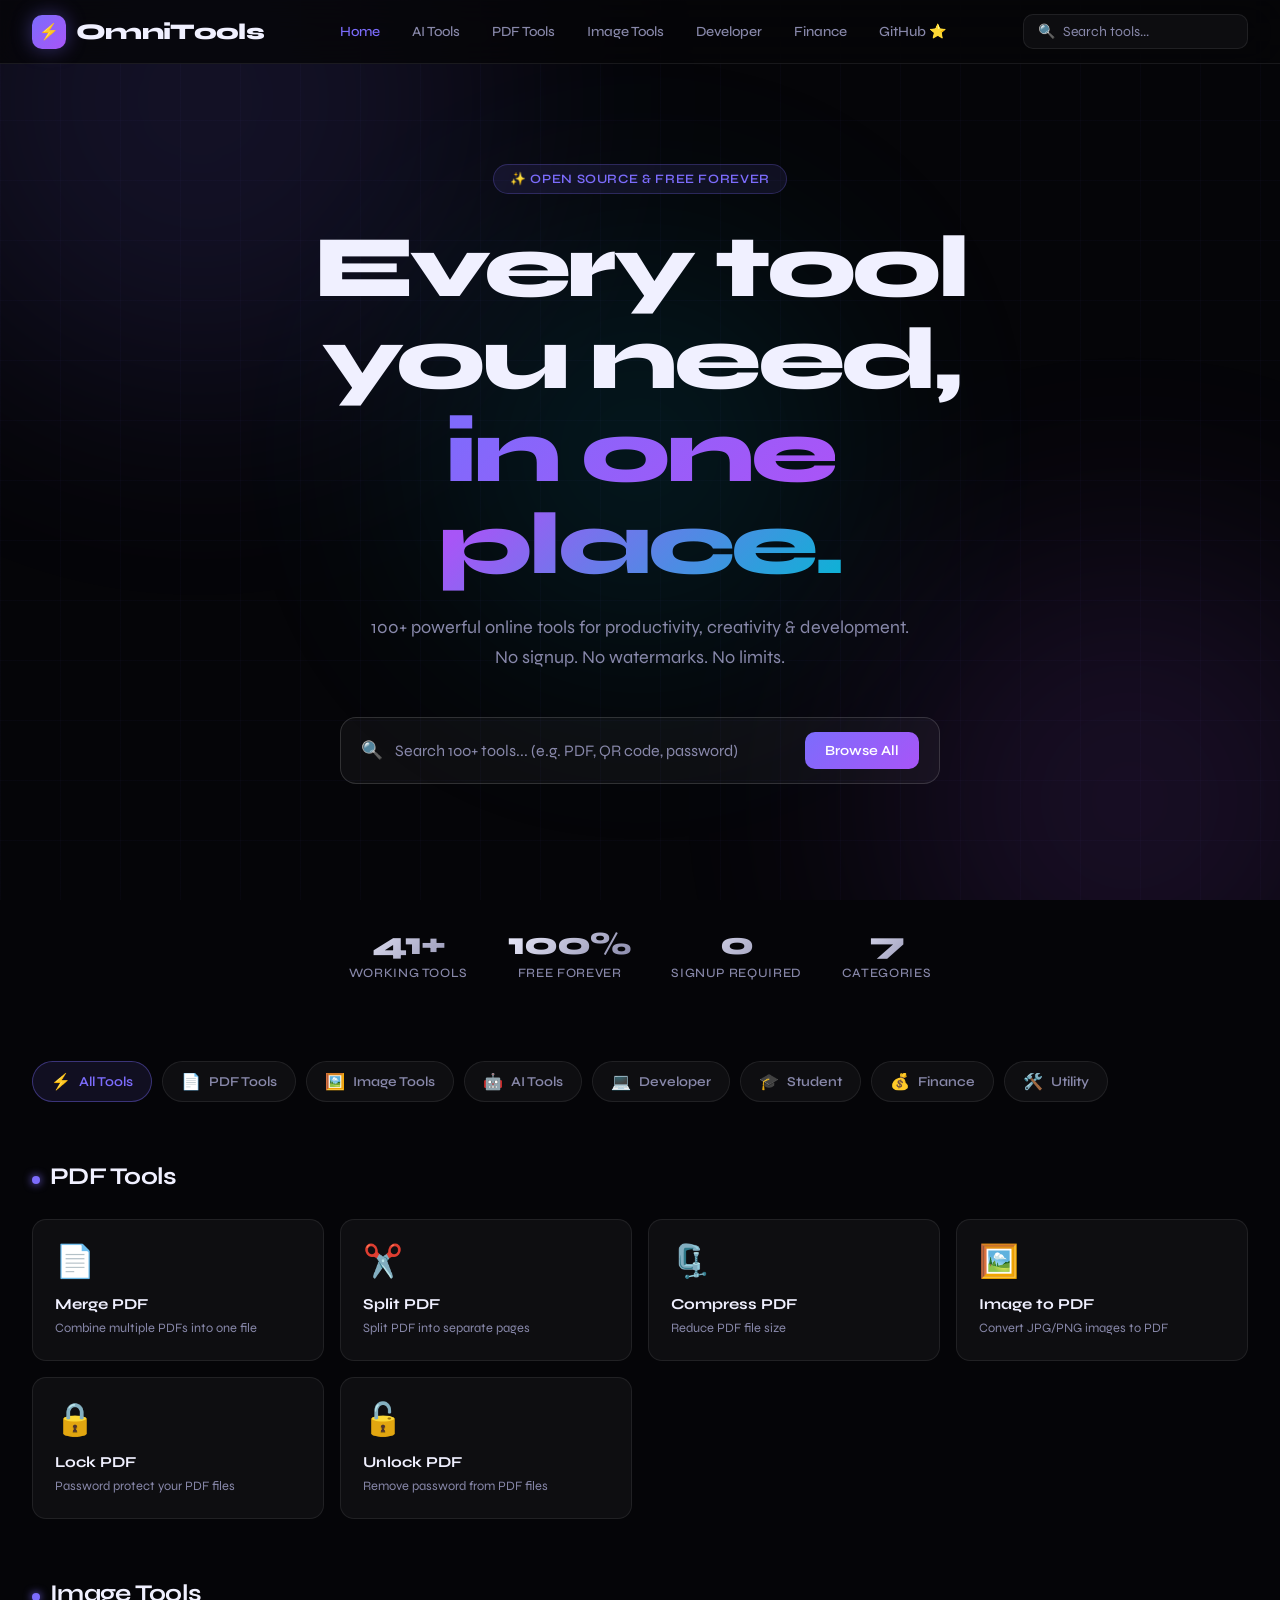
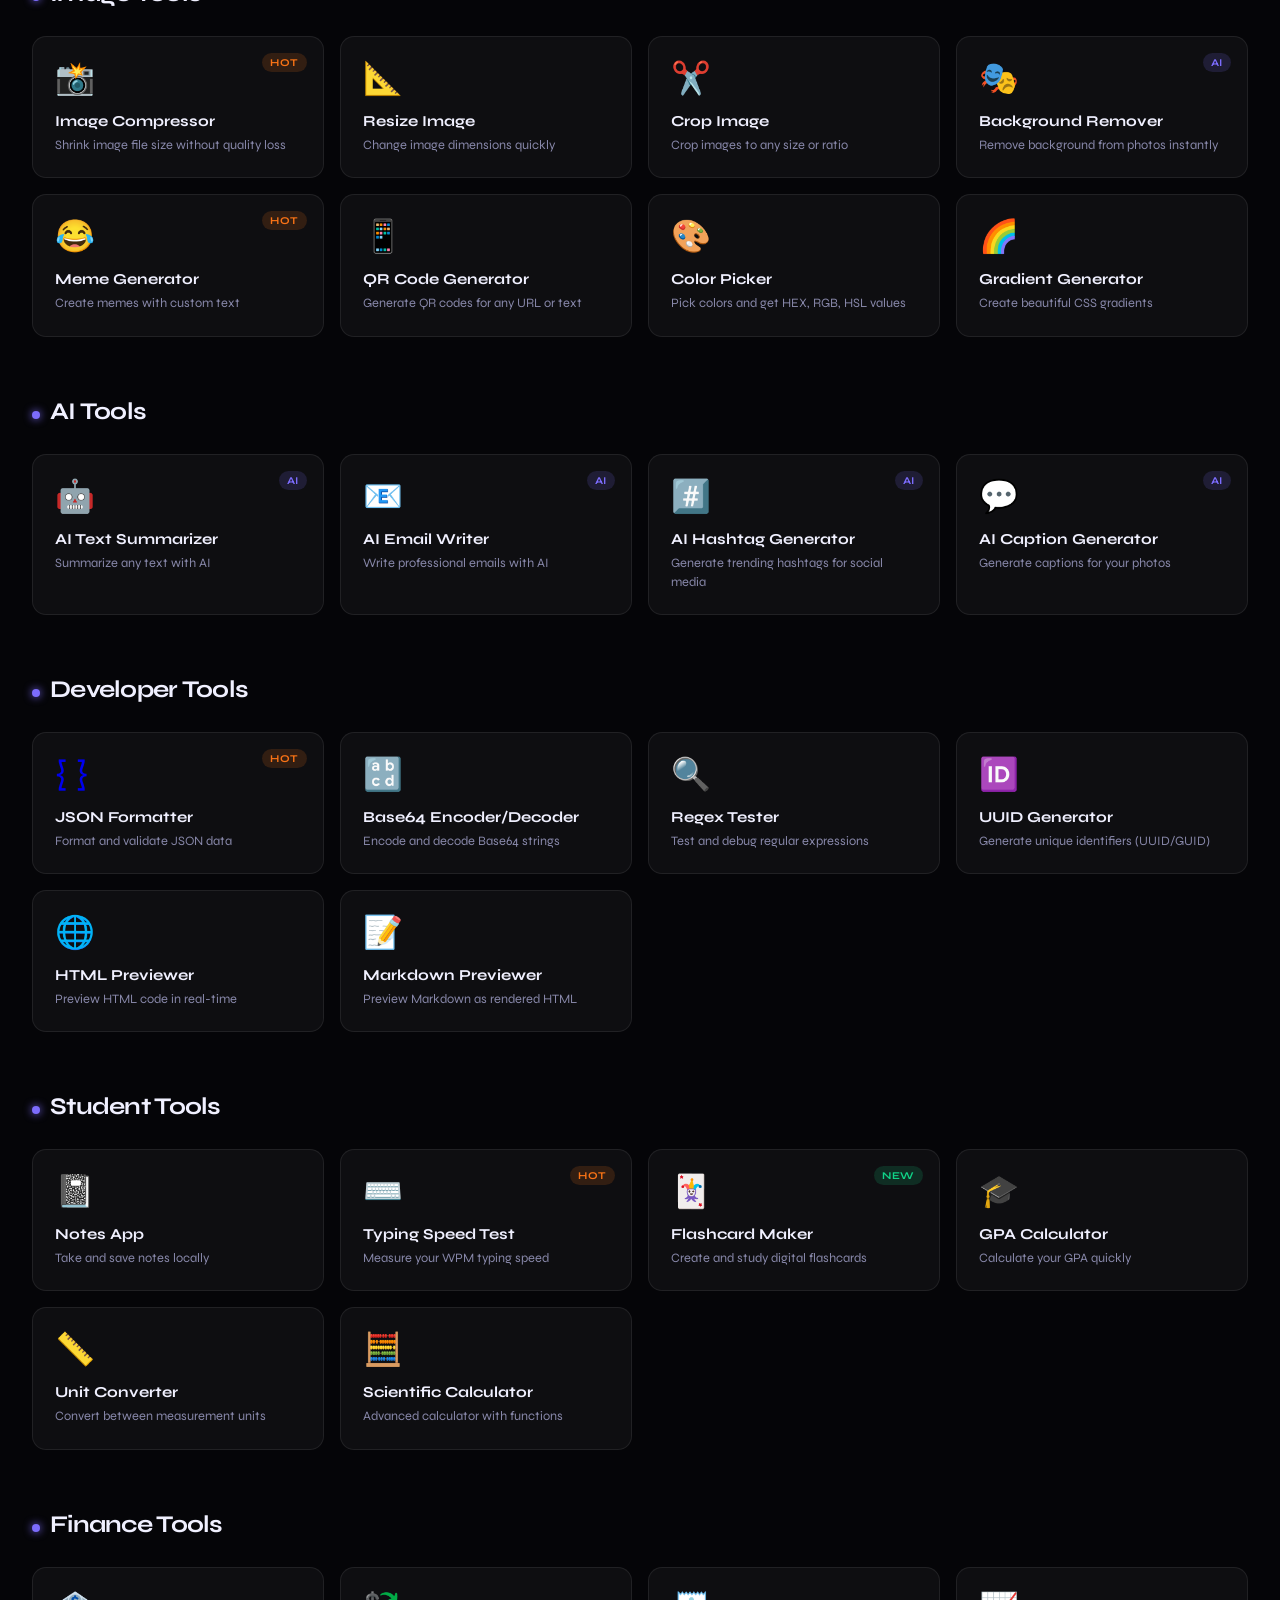
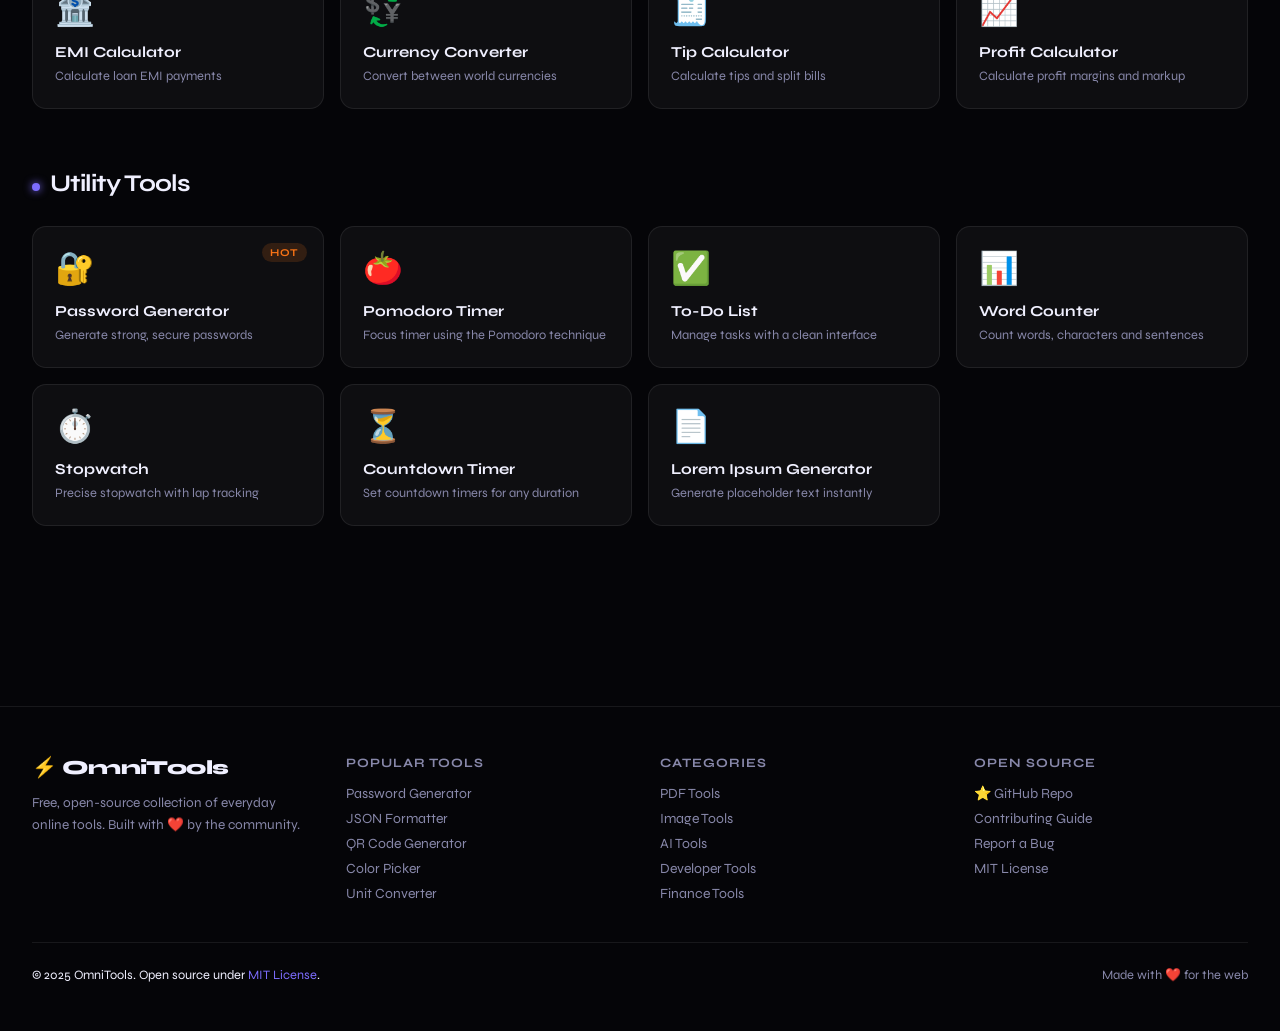
<file: index.html>
<!DOCTYPE html>
<html lang="en">
<head>
  <meta charset="UTF-8">
  <meta name="viewport" content="width=device-width, initial-scale=1.0">
  <title>OmniTools — 100+ Free Online Tools</title>
  <meta name="description" content="OmniTools is a free, open-source collection of 100+ everyday tools. PDF tools, image tools, AI tools, developer tools and more — all in one place.">
  <meta name="keywords" content="online tools, free tools, PDF tools, image tools, developer tools, AI tools, utility tools">
  <meta property="og:title" content="OmniTools — 100+ Free Online Tools">
  <meta property="og:description" content="Free, open-source collection of 100+ online tools. No signup required.">
  <meta property="og:type" content="website">
  <meta name="theme-color" content="#7c6cfc">
  <link rel="canonical" href="https://anonymous-201.github.io/omnitools">
  <!-- Preload fonts -->
  <link rel="preconnect" href="https://fonts.googleapis.com">
  <link rel="preconnect" href="https://fonts.gstatic.com" crossorigin>
  <link rel="stylesheet" href="css/style.css">
  <link rel="manifest" href="manifest.json">
  <!-- Structured data -->
  <script type="application/ld+json">
  {
    "@context": "https://schema.org",
    "@type": "WebApplication",
    "name": "OmniTools",
    "description": "100+ free online tools for everyday use",
    "applicationCategory": "UtilitiesApplication",
    "offers": { "@type": "Offer", "price": "0", "priceCurrency": "USD" }
  }
  </script>
</head>
<body>

<!-- Animated background -->
<div class="bg-grid"></div>
<div class="bg-orbs">
  <div class="orb orb-1"></div>
  <div class="orb orb-2"></div>
  <div class="orb orb-3"></div>
</div>

<div class="app">

  <!-- NAVBAR -->
  <nav class="navbar">
    <a href="/" class="nav-logo">
      <div class="logo-icon">⚡</div>
      OmniTools
    </a>

    <ul class="nav-links">
      <li><a href="#" class="active">Home</a></li>
      <li><a href="#" onclick="filterCat(event,'ai')">AI Tools</a></li>
      <li><a href="#" onclick="filterCat(event,'pdf')">PDF Tools</a></li>
      <li><a href="#" onclick="filterCat(event,'image')">Image Tools</a></li>
      <li><a href="#" onclick="filterCat(event,'dev')">Developer</a></li>
      <li><a href="#" onclick="filterCat(event,'finance')">Finance</a></li>
      <li><a href="https://github.com/anonymous-201/omnitools" target="_blank">GitHub ⭐</a></li>
    </ul>

    <div class="nav-search">
      <span class="search-icon">🔍</span>
      <input type="text" id="navSearch" placeholder="Search tools..." autocomplete="off">
      <div class="search-results" id="navResults"></div>
    </div>

    <button class="hamburger" onclick="toggleMenu()">☰</button>
  </nav>

  <!-- MOBILE MENU -->
  <div class="mobile-menu" id="mobileMenu">
    <button class="mobile-close" onclick="toggleMenu()">✕</button>
    <a href="#" onclick="toggleMenu()">🏠 Home</a>
    <a href="#" onclick="filterCat(event,'ai');toggleMenu()">🤖 AI Tools</a>
    <a href="#" onclick="filterCat(event,'pdf');toggleMenu()">📄 PDF Tools</a>
    <a href="#" onclick="filterCat(event,'image');toggleMenu()">🖼️ Image Tools</a>
    <a href="#" onclick="filterCat(event,'dev');toggleMenu()">💻 Developer Tools</a>
    <a href="#" onclick="filterCat(event,'student');toggleMenu()">🎓 Student Tools</a>
    <a href="#" onclick="filterCat(event,'finance');toggleMenu()">💰 Finance Tools</a>
    <a href="#" onclick="filterCat(event,'utility');toggleMenu()">🛠️ Utility Tools</a>
    <a href="https://github.com/anonymous-201/omnitools" target="_blank">⭐ Star on GitHub</a>
  </div>

  <!-- HERO -->
  <section class="hero">
    <div class="hero-badge">✨ Open Source &amp; Free Forever</div>
    <h1>Every tool you need,<br><span class="gradient-text">in one place.</span></h1>
    <p>100+ powerful online tools for productivity, creativity &amp; development.<br>No signup. No watermarks. No limits.</p>

    <div class="search-box">
      <span style="font-size:1.1rem">🔍</span>
      <input type="text" id="heroSearch" placeholder="Search 100+ tools... (e.g. PDF, QR code, password)" autocomplete="off">
      <button class="search-btn" onclick="document.getElementById('toolsGrid').scrollIntoView({behavior:'smooth'})">Browse All</button>
      <div class="search-results" id="heroResults"></div>
    </div>
  </section>

  <!-- STATS -->
  <div class="stats">
    <div class="stat">
      <div class="stat-num" data-target="41" data-suffix="+">0+</div>
      <div class="stat-label">Working Tools</div>
    </div>
    <div class="stat">
      <div class="stat-num" data-target="100" data-suffix="%">0%</div>
      <div class="stat-label">Free Forever</div>
    </div>
    <div class="stat">
      <div class="stat-num" data-target="0">0</div>
      <div class="stat-label">Signup Required</div>
    </div>
    <div class="stat">
      <div class="stat-num" data-target="7">0</div>
      <div class="stat-label">Categories</div>
    </div>
  </div>

  <!-- CATEGORIES -->
  <div class="categories" id="categoriesWrap"></div>

  <!-- TOOLS -->
  <div class="section">
    <div id="toolsGrid"></div>
  </div>

  <!-- FOOTER -->
  <footer class="footer">
    <div class="footer-inner">
      <div class="footer-brand">
        <div class="logo">⚡ OmniTools</div>
        <p>Free, open-source collection of everyday online tools. Built with ❤️ by the community.</p>
      </div>
      <div class="footer-col">
        <h4>Popular Tools</h4>
        <a href="#" onclick="openTool('password-gen');return false">Password Generator</a>
        <a href="#" onclick="openTool('json-format');return false">JSON Formatter</a>
        <a href="#" onclick="openTool('qr-gen');return false">QR Code Generator</a>
        <a href="#" onclick="openTool('color-picker');return false">Color Picker</a>
        <a href="#" onclick="openTool('unit-conv');return false">Unit Converter</a>
      </div>
      <div class="footer-col">
        <h4>Categories</h4>
        <a href="#" onclick="filterCat(event,'pdf')">PDF Tools</a>
        <a href="#" onclick="filterCat(event,'image')">Image Tools</a>
        <a href="#" onclick="filterCat(event,'ai')">AI Tools</a>
        <a href="#" onclick="filterCat(event,'dev')">Developer Tools</a>
        <a href="#" onclick="filterCat(event,'finance')">Finance Tools</a>
      </div>
      <div class="footer-col">
        <h4>Open Source</h4>
        <a href="https://github.com/anonymous-201/omnitools" target="_blank">⭐ GitHub Repo</a>
        <a href="https://github.com/anonymous-201/omnitools/blob/main/CONTRIBUTING.md" target="_blank">Contributing Guide</a>
        <a href="https://github.com/anonymous-201/omnitools/issues" target="_blank">Report a Bug</a>
        <a href="https://github.com/anonymous-201/omnitools/blob/main/LICENSE" target="_blank">MIT License</a>
      </div>
    </div>
    <div class="footer-bottom">
      <p>© 2025 OmniTools. Open source under <a href="#">MIT License</a>.</p>
      <p style="color:var(--text2)">Made with ❤️ for the web</p>
    </div>
  </footer>

</div>

<!-- MODAL -->
<div class="modal-overlay" id="modalOverlay">
  <div class="modal" id="modal">
    <div class="modal-header">
      <div class="modal-title-wrap">
        <span class="modal-icon" id="modalIcon"></span>
        <div>
          <div class="modal-title" id="modalTitle"></div>
          <div class="modal-subtitle" id="modalSubtitle"></div>
        </div>
      </div>
      <button class="modal-close" onclick="closeTool()">✕ Close</button>
    </div>
    <div class="modal-body" id="modalBody"></div>
  </div>
</div>

<!-- TOAST -->
<div class="toast-container" id="toastContainer"></div>

<script src="js/tools-data.js"></script>
<script src="js/app.js"></script>
</body>
</html>
</file>
<file: css/style.css>
@import url('https://fonts.googleapis.com/css2?family=Syne:wght@400;500;600;700;800&family=DM+Mono:wght@300;400;500&display=swap');

:root {
  --bg: #050508;
  --bg2: #0a0a12;
  --bg3: #0f0f1a;
  --surface: rgba(255,255,255,0.04);
  --surface2: rgba(255,255,255,0.07);
  --border: rgba(255,255,255,0.08);
  --border2: rgba(255,255,255,0.14);
  --text: #f0f0ff;
  --text2: #8888aa;
  --text3: #5555777;
  --accent: #7c6cfc;
  --accent2: #a855f7;
  --accent3: #06b6d4;
  --green: #10d488;
  --orange: #f97316;
  --pink: #ec4899;
  --glow: rgba(124,108,252,0.15);
  --radius: 14px;
  --radius-sm: 8px;
}

*, *::before, *::after { box-sizing: border-box; margin: 0; padding: 0; }

html { scroll-behavior: smooth; }

body {
  font-family: 'Syne', sans-serif;
  background: var(--bg);
  color: var(--text);
  min-height: 100vh;
  overflow-x: hidden;
}

/* SCROLLBAR */
::-webkit-scrollbar { width: 6px; }
::-webkit-scrollbar-track { background: var(--bg2); }
::-webkit-scrollbar-thumb { background: var(--accent); border-radius: 3px; }

/* ANIMATED BACKGROUND */
.bg-grid {
  position: fixed;
  inset: 0;
  background-image:
    linear-gradient(rgba(124,108,252,0.03) 1px, transparent 1px),
    linear-gradient(90deg, rgba(124,108,252,0.03) 1px, transparent 1px);
  background-size: 60px 60px;
  pointer-events: none;
  z-index: 0;
}

.bg-orbs {
  position: fixed;
  inset: 0;
  pointer-events: none;
  z-index: 0;
  overflow: hidden;
}

.orb {
  position: absolute;
  border-radius: 50%;
  filter: blur(120px);
  opacity: 0.12;
  animation: orb-float 20s infinite ease-in-out;
}
.orb-1 { width: 600px; height: 600px; background: var(--accent); top: -200px; left: -100px; animation-delay: 0s; }
.orb-2 { width: 500px; height: 500px; background: var(--accent2); bottom: -150px; right: -100px; animation-delay: -7s; }
.orb-3 { width: 400px; height: 400px; background: var(--accent3); top: 50%; left: 50%; transform: translate(-50%,-50%); animation-delay: -14s; }

@keyframes orb-float {
  0%, 100% { transform: translate(0, 0) scale(1); }
  33% { transform: translate(30px, -20px) scale(1.05); }
  66% { transform: translate(-20px, 30px) scale(0.95); }
}

/* LAYOUT */
.app { position: relative; z-index: 1; }

/* NAVBAR */
.navbar {
  position: sticky;
  top: 0;
  z-index: 100;
  display: flex;
  align-items: center;
  justify-content: space-between;
  padding: 0 32px;
  height: 64px;
  background: rgba(5,5,8,0.8);
  backdrop-filter: blur(20px);
  border-bottom: 1px solid var(--border);
}

.nav-logo {
  display: flex;
  align-items: center;
  gap: 10px;
  font-size: 1.4rem;
  font-weight: 800;
  letter-spacing: -0.03em;
  text-decoration: none;
  color: var(--text);
}

.nav-logo .logo-icon {
  width: 34px; height: 34px;
  background: linear-gradient(135deg, var(--accent), var(--accent2));
  border-radius: 10px;
  display: flex; align-items: center; justify-content: center;
  font-size: 1rem;
  box-shadow: 0 0 20px rgba(124,108,252,0.4);
}

.nav-links {
  display: flex;
  align-items: center;
  gap: 4px;
  list-style: none;
}

.nav-links a {
  display: block;
  padding: 6px 14px;
  color: var(--text2);
  text-decoration: none;
  font-size: 0.875rem;
  font-weight: 500;
  border-radius: var(--radius-sm);
  transition: all 0.2s;
}

.nav-links a:hover { color: var(--text); background: var(--surface2); }
.nav-links a.active { color: var(--accent); }

.nav-search {
  display: flex;
  align-items: center;
  gap: 8px;
  background: var(--surface);
  border: 1px solid var(--border);
  border-radius: 10px;
  padding: 8px 14px;
  min-width: 220px;
  transition: all 0.2s;
}
.nav-search:focus-within { border-color: var(--accent); box-shadow: 0 0 0 3px var(--glow); }
.nav-search input { background: none; border: none; outline: none; color: var(--text); font-family: inherit; font-size: 0.875rem; width: 100%; }
.nav-search input::placeholder { color: var(--text2); }
.nav-search .search-icon { color: var(--text2); font-size: 0.875rem; flex-shrink: 0; }

.hamburger { display: none; background: none; border: none; color: var(--text); font-size: 1.25rem; cursor: pointer; padding: 8px; }

/* HERO */
.hero {
  text-align: center;
  padding: 100px 32px 80px;
  max-width: 860px;
  margin: 0 auto;
}

.hero-badge {
  display: inline-flex;
  align-items: center;
  gap: 8px;
  background: rgba(124,108,252,0.1);
  border: 1px solid rgba(124,108,252,0.25);
  border-radius: 100px;
  padding: 6px 16px;
  font-size: 0.8rem;
  font-weight: 600;
  color: var(--accent);
  margin-bottom: 28px;
  letter-spacing: 0.05em;
  text-transform: uppercase;
}

.hero h1 {
  font-size: clamp(2.8rem, 7vw, 5.5rem);
  font-weight: 800;
  line-height: 1.05;
  letter-spacing: -0.04em;
  margin-bottom: 20px;
}

.hero h1 .gradient-text {
  background: linear-gradient(135deg, var(--accent), var(--accent2), var(--accent3));
  -webkit-background-clip: text;
  -webkit-text-fill-color: transparent;
  background-clip: text;
}

.hero p {
  font-size: 1.125rem;
  color: var(--text2);
  line-height: 1.7;
  margin-bottom: 44px;
  font-weight: 400;
}

/* SEARCH BOX */
.search-box {
  display: flex;
  align-items: center;
  gap: 12px;
  background: var(--surface);
  border: 1px solid var(--border2);
  border-radius: 16px;
  padding: 14px 20px;
  max-width: 600px;
  margin: 0 auto 60px;
  transition: all 0.25s;
  position: relative;
}
.search-box:focus-within {
  border-color: var(--accent);
  box-shadow: 0 0 0 4px var(--glow), 0 20px 60px rgba(124,108,252,0.1);
}
.search-box input {
  flex: 1; background: none; border: none; outline: none;
  color: var(--text); font-family: inherit; font-size: 1rem;
}
.search-box input::placeholder { color: var(--text2); }
.search-box .search-btn {
  background: linear-gradient(135deg, var(--accent), var(--accent2));
  border: none; border-radius: 10px; padding: 10px 20px;
  color: white; font-family: inherit; font-size: 0.875rem; font-weight: 600;
  cursor: pointer; transition: all 0.2s; white-space: nowrap;
}
.search-box .search-btn:hover { transform: translateY(-1px); box-shadow: 0 8px 20px rgba(124,108,252,0.4); }

/* SEARCH RESULTS DROPDOWN */
.search-results {
  position: absolute;
  top: calc(100% + 8px);
  left: 0; right: 0;
  background: var(--bg2);
  border: 1px solid var(--border2);
  border-radius: var(--radius);
  overflow: hidden;
  z-index: 50;
  display: none;
  max-height: 340px;
  overflow-y: auto;
  box-shadow: 0 20px 60px rgba(0,0,0,0.5);
}
.search-results.show { display: block; }
.search-result-item {
  display: flex; align-items: center; gap: 12px;
  padding: 12px 16px; cursor: pointer; transition: background 0.15s;
  border-bottom: 1px solid var(--border);
}
.search-result-item:last-child { border-bottom: none; }
.search-result-item:hover { background: var(--surface2); }
.search-result-item .result-icon { font-size: 1.25rem; flex-shrink: 0; }
.search-result-item .result-info .result-name { font-size: 0.9rem; font-weight: 600; color: var(--text); }
.search-result-item .result-info .result-cat { font-size: 0.75rem; color: var(--text2); }

/* STATS */
.stats {
  display: flex;
  align-items: center;
  justify-content: center;
  gap: 40px;
  flex-wrap: wrap;
  margin-bottom: 80px;
  padding: 0 32px;
}

.stat { text-align: center; }
.stat-num { font-size: 2rem; font-weight: 800; letter-spacing: -0.03em; background: linear-gradient(135deg, var(--text), var(--text2)); -webkit-background-clip: text; -webkit-text-fill-color: transparent; background-clip: text; }
.stat-label { font-size: 0.8rem; color: var(--text2); font-weight: 500; margin-top: 2px; text-transform: uppercase; letter-spacing: 0.05em; }

/* SECTIONS */
.section { padding: 0 32px 80px; max-width: 1280px; margin: 0 auto; }

.section-header {
  display: flex;
  align-items: center;
  justify-content: space-between;
  margin-bottom: 28px;
}

.section-title {
  font-size: 1.5rem;
  font-weight: 700;
  letter-spacing: -0.03em;
}

.section-title span {
  display: inline-block;
  width: 8px; height: 8px;
  background: var(--accent);
  border-radius: 50%;
  margin-right: 10px;
  box-shadow: 0 0 8px var(--accent);
}

.see-all {
  font-size: 0.8rem;
  font-weight: 600;
  color: var(--accent);
  text-decoration: none;
  display: flex; align-items: center; gap: 4px;
  transition: gap 0.2s;
}
.see-all:hover { gap: 8px; }

/* CATEGORY PILLS */
.categories {
  display: flex;
  flex-wrap: wrap;
  gap: 10px;
  padding: 0 32px 60px;
  max-width: 1280px;
  margin: 0 auto;
}

.cat-pill {
  display: flex;
  align-items: center;
  gap: 8px;
  padding: 10px 18px;
  background: var(--surface);
  border: 1px solid var(--border);
  border-radius: 100px;
  font-size: 0.85rem;
  font-weight: 600;
  color: var(--text2);
  cursor: pointer;
  transition: all 0.2s;
  text-decoration: none;
}
.cat-pill:hover, .cat-pill.active {
  background: rgba(124,108,252,0.1);
  border-color: rgba(124,108,252,0.4);
  color: var(--accent);
}
.cat-pill .cat-icon { font-size: 1rem; }

/* TOOL GRID */
.tools-grid {
  display: grid;
  grid-template-columns: repeat(auto-fill, minmax(260px, 1fr));
  gap: 16px;
}

.tool-card {
  background: var(--surface);
  border: 1px solid var(--border);
  border-radius: var(--radius);
  padding: 22px;
  cursor: pointer;
  transition: all 0.25s;
  text-decoration: none;
  display: block;
  position: relative;
  overflow: hidden;
}

.tool-card::before {
  content: '';
  position: absolute;
  inset: 0;
  background: linear-gradient(135deg, var(--accent), var(--accent2));
  opacity: 0;
  transition: opacity 0.25s;
}

.tool-card:hover {
  border-color: var(--border2);
  transform: translateY(-3px);
  box-shadow: 0 16px 40px rgba(0,0,0,0.3);
}
.tool-card:hover::before { opacity: 0.04; }

.tool-card .card-icon {
  font-size: 2rem;
  margin-bottom: 14px;
  display: block;
  position: relative;
}

.tool-card .card-title {
  font-size: 0.95rem;
  font-weight: 700;
  margin-bottom: 6px;
  position: relative;
  color: var(--text);
}

.tool-card .card-desc {
  font-size: 0.8rem;
  color: var(--text2);
  line-height: 1.5;
  position: relative;
}

.tool-card .card-badge {
  position: absolute;
  top: 16px; right: 16px;
  font-size: 0.65rem;
  font-weight: 700;
  padding: 3px 8px;
  border-radius: 100px;
  text-transform: uppercase;
  letter-spacing: 0.05em;
}
.badge-new { background: rgba(16,212,136,0.15); color: var(--green); }
.badge-ai { background: rgba(124,108,252,0.15); color: var(--accent); }
.badge-hot { background: rgba(249,115,22,0.15); color: var(--orange); }

/* MODAL */
.modal-overlay {
  position: fixed; inset: 0; z-index: 200;
  background: rgba(5,5,8,0.85);
  backdrop-filter: blur(8px);
  display: flex; align-items: center; justify-content: center;
  padding: 20px;
  opacity: 0; pointer-events: none; transition: opacity 0.25s;
}
.modal-overlay.open { opacity: 1; pointer-events: all; }

.modal {
  background: var(--bg2);
  border: 1px solid var(--border2);
  border-radius: 20px;
  width: 100%;
  max-width: 760px;
  max-height: 90vh;
  overflow-y: auto;
  transform: translateY(20px) scale(0.97);
  transition: all 0.25s;
}
.modal-overlay.open .modal { transform: translateY(0) scale(1); }

.modal-header {
  display: flex; align-items: center; justify-content: space-between;
  padding: 24px 28px;
  border-bottom: 1px solid var(--border);
  position: sticky; top: 0; background: var(--bg2); z-index: 1;
}
.modal-title-wrap { display: flex; align-items: center; gap: 14px; }
.modal-icon { font-size: 2rem; }
.modal-title { font-size: 1.25rem; font-weight: 700; }
.modal-subtitle { font-size: 0.8rem; color: var(--text2); margin-top: 2px; }
.modal-close {
  background: var(--surface2); border: 1px solid var(--border);
  border-radius: 8px; padding: 8px 12px; color: var(--text2);
  cursor: pointer; font-size: 1rem; transition: all 0.2s;
}
.modal-close:hover { color: var(--text); border-color: var(--border2); }

.modal-body { padding: 28px; }

/* TOOL UI COMPONENTS */
.tool-section { margin-bottom: 20px; }
.tool-label { font-size: 0.8rem; font-weight: 600; color: var(--text2); text-transform: uppercase; letter-spacing: 0.05em; margin-bottom: 8px; }

.tool-textarea, .tool-input, .tool-select {
  width: 100%;
  background: var(--bg3);
  border: 1px solid var(--border);
  border-radius: var(--radius-sm);
  padding: 12px 14px;
  color: var(--text);
  font-family: 'DM Mono', monospace;
  font-size: 0.875rem;
  outline: none;
  transition: border-color 0.2s;
  resize: vertical;
}
.tool-textarea { min-height: 120px; }
.tool-textarea:focus, .tool-input:focus, .tool-select:focus {
  border-color: var(--accent);
}
.tool-select option { background: var(--bg2); }

.tool-row { display: flex; gap: 12px; flex-wrap: wrap; }
.tool-row > * { flex: 1; min-width: 140px; }

.btn {
  display: inline-flex; align-items: center; justify-content: center; gap: 8px;
  padding: 11px 22px; border-radius: var(--radius-sm);
  font-family: inherit; font-size: 0.875rem; font-weight: 600;
  cursor: pointer; transition: all 0.2s; border: none;
  text-decoration: none; white-space: nowrap;
}
.btn-primary {
  background: linear-gradient(135deg, var(--accent), var(--accent2));
  color: white; width: 100%;
}
.btn-primary:hover { transform: translateY(-1px); box-shadow: 0 8px 24px rgba(124,108,252,0.4); }
.btn-secondary {
  background: var(--surface2); border: 1px solid var(--border); color: var(--text2);
}
.btn-secondary:hover { color: var(--text); border-color: var(--border2); }
.btn-green { background: rgba(16,212,136,0.15); border: 1px solid rgba(16,212,136,0.3); color: var(--green); }
.btn-green:hover { background: rgba(16,212,136,0.25); }

.output-box {
  background: var(--bg3);
  border: 1px solid var(--border);
  border-radius: var(--radius-sm);
  padding: 14px;
  font-family: 'DM Mono', monospace;
  font-size: 0.875rem;
  color: var(--text);
  min-height: 80px;
  word-break: break-all;
  white-space: pre-wrap;
  line-height: 1.6;
}

.output-actions { display: flex; gap: 10px; margin-top: 12px; flex-wrap: wrap; }

/* TOAST */
.toast-container { position: fixed; bottom: 24px; right: 24px; z-index: 999; display: flex; flex-direction: column; gap: 10px; }
.toast {
  background: var(--bg2); border: 1px solid var(--border2);
  border-radius: var(--radius-sm); padding: 12px 18px;
  font-size: 0.875rem; font-weight: 500;
  display: flex; align-items: center; gap: 10px;
  animation: toast-in 0.3s ease;
  box-shadow: 0 8px 30px rgba(0,0,0,0.4);
}
.toast.success { border-color: rgba(16,212,136,0.3); }
.toast.success::before { content: '✓'; color: var(--green); font-weight: 700; }
.toast.error { border-color: rgba(236,72,153,0.3); }
.toast.error::before { content: '✗'; color: var(--pink); font-weight: 700; }
@keyframes toast-in { from { transform: translateX(100%); opacity: 0; } to { transform: translateX(0); opacity: 1; } }

/* FOOTER */
.footer {
  border-top: 1px solid var(--border);
  padding: 48px 32px;
  margin-top: 40px;
}
.footer-inner {
  max-width: 1280px;
  margin: 0 auto;
  display: grid;
  grid-template-columns: 1fr 1fr 1fr 1fr;
  gap: 40px;
}
.footer-brand .logo { font-size: 1.25rem; font-weight: 800; letter-spacing: -0.03em; margin-bottom: 12px; }
.footer-brand p { font-size: 0.85rem; color: var(--text2); line-height: 1.6; }
.footer-col h4 { font-size: 0.8rem; font-weight: 700; color: var(--text2); text-transform: uppercase; letter-spacing: 0.08em; margin-bottom: 14px; }
.footer-col a { display: block; font-size: 0.875rem; color: var(--text2); text-decoration: none; margin-bottom: 8px; transition: color 0.2s; }
.footer-col a:hover { color: var(--text); }
.footer-bottom { max-width: 1280px; margin: 32px auto 0; padding-top: 24px; border-top: 1px solid var(--border); display: flex; align-items: center; justify-content: space-between; }
.footer-bottom p { font-size: 0.8rem; color: var(--text3); }
.footer-bottom a { color: var(--accent); text-decoration: none; }

/* HIDDEN TOOL SECTIONS FOR FILTERING */
.tool-section-group { margin-bottom: 60px; }
.tool-section-group.hidden { display: none; }

/* MOBILE MENU */
.mobile-menu {
  display: none;
  position: fixed;
  inset: 0;
  z-index: 150;
  background: rgba(5,5,8,0.95);
  backdrop-filter: blur(20px);
  flex-direction: column;
  padding: 80px 32px 32px;
}
.mobile-menu.open { display: flex; }
.mobile-menu a {
  font-size: 1.25rem;
  font-weight: 600;
  color: var(--text2);
  text-decoration: none;
  padding: 16px 0;
  border-bottom: 1px solid var(--border);
  transition: color 0.2s;
}
.mobile-menu a:hover { color: var(--text); }
.mobile-close {
  position: absolute; top: 20px; right: 24px;
  background: var(--surface); border: 1px solid var(--border);
  border-radius: 8px; padding: 10px 14px;
  color: var(--text); cursor: pointer; font-size: 1rem;
}

/* CANVAS FOR QR */
canvas { border-radius: var(--radius-sm); }

/* COLOR PREVIEW */
.color-preview { width: 100%; height: 60px; border-radius: var(--radius-sm); border: 1px solid var(--border); transition: background 0.2s; margin-bottom: 12px; }

/* RANGE INPUT */
input[type="range"] { width: 100%; accent-color: var(--accent); }
input[type="color"] { width: 50px; height: 36px; border: 1px solid var(--border); border-radius: var(--radius-sm); background: none; cursor: pointer; }
input[type="number"] { -moz-appearance: textfield; }

/* TYPING TEST */
.typing-text {
  background: var(--bg3);
  border: 1px solid var(--border);
  border-radius: var(--radius-sm);
  padding: 16px;
  font-size: 1rem;
  line-height: 1.8;
  margin-bottom: 12px;
}
.typing-text .correct { color: var(--green); }
.typing-text .wrong { color: var(--pink); background: rgba(236,72,153,0.1); }
.typing-text .current { border-bottom: 2px solid var(--accent); }
.typing-stats { display: flex; gap: 24px; }
.typing-stat { text-align: center; }
.typing-stat .num { font-size: 1.5rem; font-weight: 700; color: var(--accent); }
.typing-stat .lbl { font-size: 0.75rem; color: var(--text2); }

/* RESPONSIVE */
@media (max-width: 900px) {
  .nav-links { display: none; }
  .hamburger { display: block; }
  .footer-inner { grid-template-columns: 1fr 1fr; }
  .hero { padding: 70px 20px 60px; }
}

@media (max-width: 640px) {
  .navbar { padding: 0 16px; }
  .nav-search { display: none; }
  .section { padding: 0 16px 60px; }
  .categories { padding: 0 16px 40px; }
  .tools-grid { grid-template-columns: 1fr 1fr; }
  .footer-inner { grid-template-columns: 1fr; }
  .footer { padding: 32px 16px; }
  .stats { gap: 24px; }
}

@media (max-width: 400px) {
  .tools-grid { grid-template-columns: 1fr; }
}
</file>
